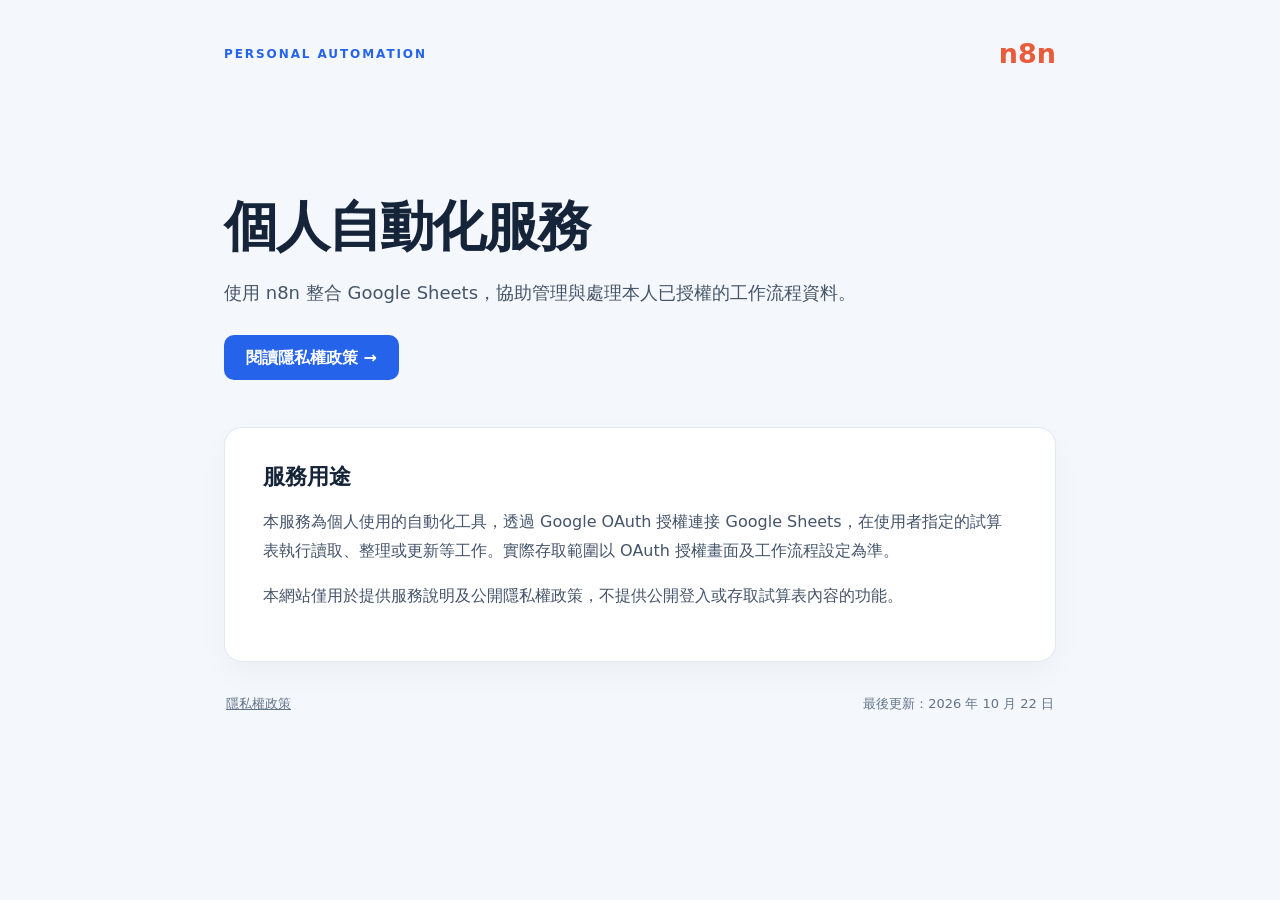
<file: index.html>
<!doctype html>
<html lang="zh-Hant">
<head>
<meta charset="utf-8"><meta name="viewport" content="width=device-width, initial-scale=1">
<title>n8n 個人自動化服務｜服務說明</title>
<meta name="description" content="個人 n8n 自動化工作流程的服務介紹與隱私權政策">
<link rel="stylesheet" href="style.css">
</head>
<body>
<main class="wrap">
<header class="top"><span class="eyebrow">PERSONAL AUTOMATION</span><span class="mark">n8n</span></header>
<section class="hero"><h1>個人自動化服務</h1><p class="lead">使用 n8n 整合 Google Sheets，協助管理與處理本人已授權的工作流程資料。</p><div class="actions"><a class="primary" href="privacy.html">閱讀隱私權政策 →</a></div></section>
<section class="panel"><h2>服務用途</h2><p>本服務為個人使用的自動化工具，透過 Google OAuth 授權連接 Google Sheets，在使用者指定的試算表執行讀取、整理或更新等工作。實際存取範圍以 OAuth 授權畫面及工作流程設定為準。</p><p>本網站僅用於提供服務說明及公開隱私權政策，不提供公開登入或存取試算表內容的功能。</p></section>
<footer><a href="privacy.html">隱私權政策</a><span>最後更新：2026 年 10 月 22 日</span></footer>
</main>
</body>
</html>
</file>
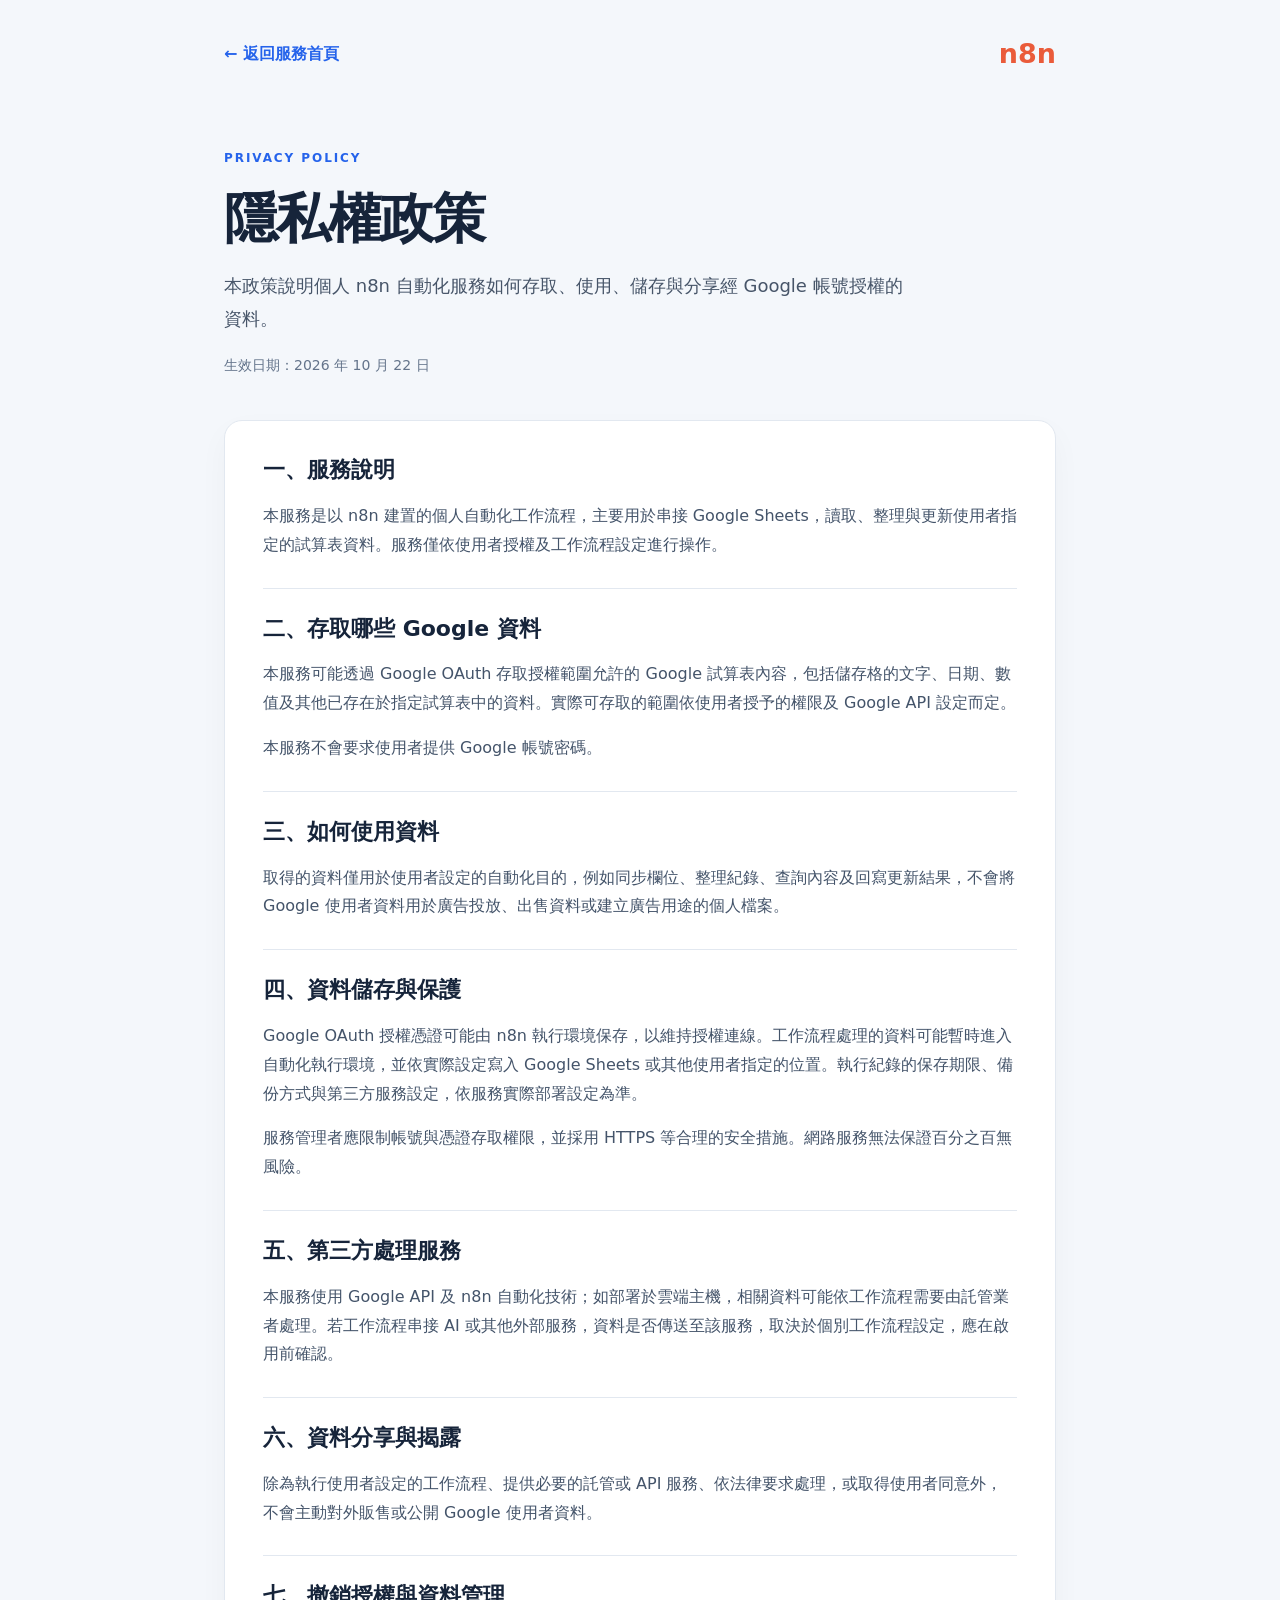
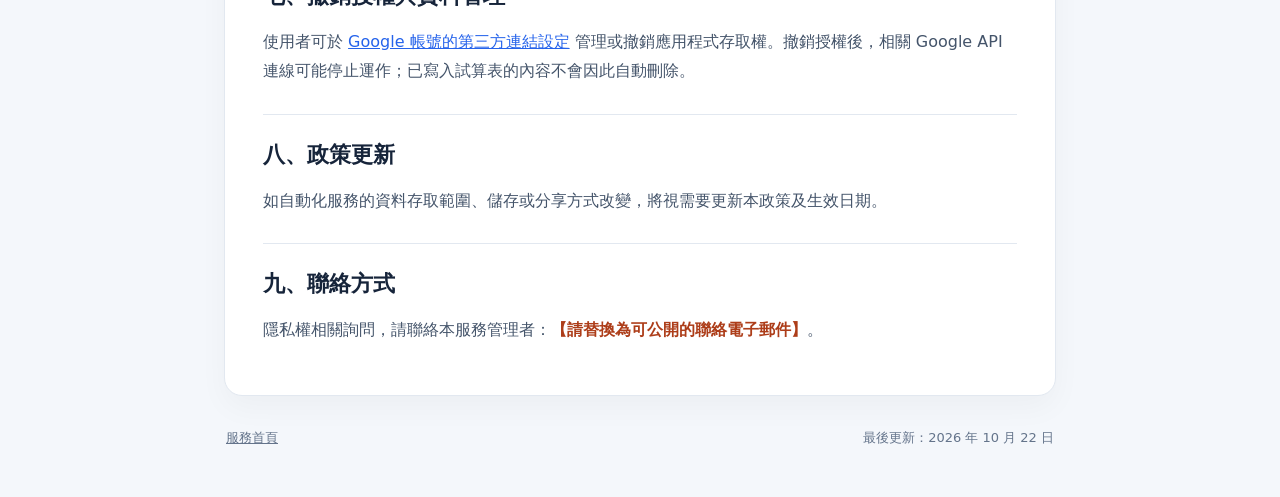
<file: privacy.html>
<!doctype html>
<html lang="zh-Hant">
<head><meta charset="utf-8"><meta name="viewport" content="width=device-width, initial-scale=1"><title>隱私權政策｜n8n 個人自動化服務</title><meta name="description" content="n8n 個人自動化服務的 Google 使用者資料存取與隱私權政策"><link rel="stylesheet" href="style.css"></head>
<body><main class="wrap"><header class="top"><a href="index.html" class="back">← 返回服務首頁</a><span class="mark">n8n</span></header>
<section class="hero compact"><span class="eyebrow">PRIVACY POLICY</span><h1>隱私權政策</h1><p class="lead">本政策說明個人 n8n 自動化服務如何存取、使用、儲存與分享經 Google 帳號授權的資料。</p><p class="muted">生效日期：2026 年 10 月 22 日</p></section>
<article class="panel prose">
<h2>一、服務說明</h2><p>本服務是以 n8n 建置的個人自動化工作流程，主要用於串接 Google Sheets，讀取、整理與更新使用者指定的試算表資料。服務僅依使用者授權及工作流程設定進行操作。</p>
<h2>二、存取哪些 Google 資料</h2><p>本服務可能透過 Google OAuth 存取授權範圍允許的 Google 試算表內容，包括儲存格的文字、日期、數值及其他已存在於指定試算表中的資料。實際可存取的範圍依使用者授予的權限及 Google API 設定而定。</p><p>本服務不會要求使用者提供 Google 帳號密碼。</p>
<h2>三、如何使用資料</h2><p>取得的資料僅用於使用者設定的自動化目的，例如同步欄位、整理紀錄、查詢內容及回寫更新結果，不會將 Google 使用者資料用於廣告投放、出售資料或建立廣告用途的個人檔案。</p>
<h2>四、資料儲存與保護</h2><p>Google OAuth 授權憑證可能由 n8n 執行環境保存，以維持授權連線。工作流程處理的資料可能暫時進入自動化執行環境，並依實際設定寫入 Google Sheets 或其他使用者指定的位置。執行紀錄的保存期限、備份方式與第三方服務設定，依服務實際部署設定為準。</p><p>服務管理者應限制帳號與憑證存取權限，並採用 HTTPS 等合理的安全措施。網路服務無法保證百分之百無風險。</p>
<h2>五、第三方處理服務</h2><p>本服務使用 Google API 及 n8n 自動化技術；如部署於雲端主機，相關資料可能依工作流程需要由託管業者處理。若工作流程串接 AI 或其他外部服務，資料是否傳送至該服務，取決於個別工作流程設定，應在啟用前確認。</p>
<h2>六、資料分享與揭露</h2><p>除為執行使用者設定的工作流程、提供必要的託管或 API 服務、依法律要求處理，或取得使用者同意外，不會主動對外販售或公開 Google 使用者資料。</p>
<h2>七、撤銷授權與資料管理</h2><p>使用者可於 <a href="https://myaccount.google.com/connections" target="_blank" rel="noopener noreferrer">Google 帳號的第三方連結設定</a> 管理或撤銷應用程式存取權。撤銷授權後，相關 Google API 連線可能停止運作；已寫入試算表的內容不會因此自動刪除。</p>
<h2>八、政策更新</h2><p>如自動化服務的資料存取範圍、儲存或分享方式改變，將視需要更新本政策及生效日期。</p>
<h2>九、聯絡方式</h2><p>隱私權相關詢問，請聯絡本服務管理者：<strong class="todo">【請替換為可公開的聯絡電子郵件】</strong>。</p>
</article>
<footer><a href="index.html">服務首頁</a><span>最後更新：2026 年 10 月 22 日</span></footer></main></body>
</html>
</file>
<file: style.css>
:root{color-scheme:light;--ink:#16243a;--muted:#64748b;--bg:#f4f7fb;--line:#e2e8f0;--accent:#2563eb}*{box-sizing:border-box}body{margin:0;background:var(--bg);color:var(--ink);font-family:system-ui,-apple-system,"Noto Sans TC","Microsoft JhengHei",sans-serif;line-height:1.8}.wrap{max-width:880px;margin:auto;padding:0 24px}.top{display:flex;align-items:center;justify-content:space-between;padding:30px 0}.mark{font-weight:850;color:#ea5b3a;font-size:27px}.eyebrow{font-size:12px;font-weight:750;letter-spacing:.16em;color:var(--accent)}.hero{padding:70px 0 54px}.hero.compact{padding:34px 0 28px}h1{font-size:clamp(32px,6vw,54px);line-height:1.2;letter-spacing:-.035em;margin:16px 0}h2{font-size:22px;line-height:1.4;margin:0 0 15px}.lead{font-size:18px;max-width:690px;color:#475569}.muted{font-size:14px;color:var(--muted)}.actions{margin-top:34px}.primary{background:var(--accent);color:white;padding:13px 22px;border-radius:10px;text-decoration:none;font-weight:700}.panel{border:1px solid var(--line);border-radius:18px;background:white;padding:34px 38px;box-shadow:0 12px 30px rgba(15,23,42,.035)}.panel p{color:#44546a}.prose h2{border-top:1px solid var(--line);padding-top:25px;margin-top:28px}.prose h2:first-child{border:0;padding:0;margin-top:0}a{color:var(--accent)}.back{text-decoration:none;font-weight:650}.todo{color:#ad3d19}footer{padding:30px 2px 48px;display:flex;justify-content:space-between;gap:12px;color:var(--muted);font-size:13px}footer a{color:var(--muted)}@media(max-width:600px){.wrap{padding:0 16px}.hero{padding:42px 0}.panel{padding:25px 22px}footer{flex-direction:column}}
</file>
